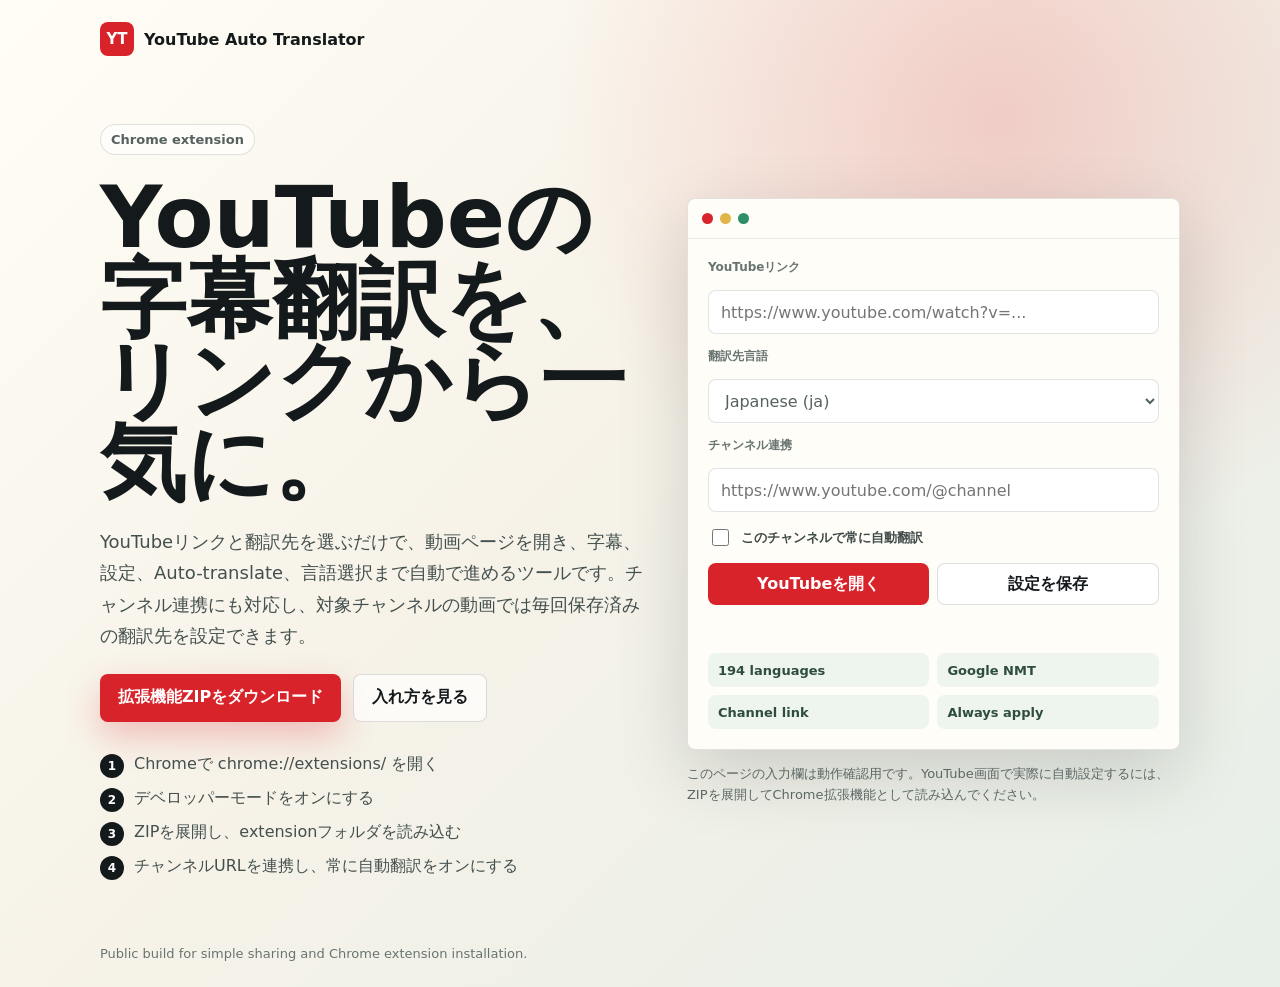
<file: index.html>
<!doctype html>
<html lang="ja">
  <head>
    <meta charset="utf-8">
    <meta name="viewport" content="width=device-width, initial-scale=1">
    <title>YouTube Auto Translator</title>
    <meta
      name="description"
      content="YouTubeリンクを入力して、字幕の自動翻訳設定まで進めるChrome拡張機能。"
    >
    <style>
      :root {
        color-scheme: light;
        font-family: Inter, ui-sans-serif, system-ui, -apple-system, BlinkMacSystemFont, "Segoe UI", sans-serif;
        background: #f6f2e8;
        color: #14191b;
      }

      * {
        box-sizing: border-box;
      }

      body {
        margin: 0;
        background:
          radial-gradient(circle at 78% 12%, rgba(216, 35, 42, 0.18), transparent 28rem),
          linear-gradient(135deg, #fffdf6 0%, #f6f2e8 46%, #e7efe9 100%);
      }

      a {
        color: inherit;
      }

      .page {
        min-height: 100vh;
        display: grid;
        grid-template-rows: auto 1fr auto;
      }

      header,
      main,
      footer {
        width: min(1080px, calc(100% - 36px));
        margin: 0 auto;
      }

      header {
        display: flex;
        align-items: center;
        justify-content: flex-start;
        padding: 22px 0;
      }

      .brand {
        display: inline-flex;
        align-items: center;
        gap: 10px;
        font-weight: 900;
      }

      .mark {
        width: 34px;
        height: 34px;
        display: grid;
        place-items: center;
        border-radius: 8px;
        background: #d8232a;
        color: #fff;
        font-size: 15px;
      }

      main {
        display: grid;
        grid-template-columns: minmax(0, 1.05fr) minmax(320px, 0.95fr);
        gap: 42px;
        align-items: center;
        padding: 46px 0 66px;
      }

      .hero {
        display: grid;
        gap: 22px;
      }

      .eyebrow {
        width: fit-content;
        margin: 0;
        padding: 7px 10px;
        border: 1px solid rgba(20, 25, 27, 0.12);
        border-radius: 999px;
        background: rgba(255, 255, 255, 0.62);
        color: #56625f;
        font-size: 13px;
        font-weight: 850;
      }

      h1 {
        max-width: 760px;
        margin: 0;
        font-size: clamp(42px, 7.2vw, 86px);
        line-height: 0.95;
        letter-spacing: 0;
      }

      .lead {
        max-width: 640px;
        margin: 0;
        color: #44504e;
        font-size: 18px;
        line-height: 1.75;
      }

      .actions {
        display: flex;
        flex-wrap: wrap;
        gap: 12px;
      }

      .button {
        min-height: 48px;
        display: inline-flex;
        align-items: center;
        justify-content: center;
        border-radius: 8px;
        padding: 0 18px;
        font-weight: 900;
        text-decoration: none;
      }

      .primary {
        background: #d8232a;
        color: #fff;
        box-shadow: 0 14px 34px rgba(216, 35, 42, 0.26);
      }

      .secondary {
        border: 1px solid rgba(20, 25, 27, 0.14);
        background: rgba(255, 255, 255, 0.7);
        color: #14191b;
      }

      .steps {
        margin: 10px 0 0;
        padding: 0;
        list-style: none;
        display: grid;
        gap: 10px;
        color: #44504e;
      }

      .steps li {
        display: flex;
        gap: 10px;
        align-items: flex-start;
      }

      .steps span {
        flex: 0 0 auto;
        width: 24px;
        height: 24px;
        display: grid;
        place-items: center;
        border-radius: 50%;
        background: #14191b;
        color: #fff;
        font-size: 12px;
        font-weight: 900;
      }

      .product {
        display: grid;
        gap: 14px;
      }

      .browser {
        overflow: hidden;
        border: 1px solid rgba(20, 25, 27, 0.12);
        border-radius: 8px;
        background: #fffdf8;
        box-shadow: 0 24px 70px rgba(20, 25, 27, 0.16);
      }

      .browser-bar {
        display: flex;
        gap: 7px;
        padding: 14px;
        border-bottom: 1px solid rgba(20, 25, 27, 0.08);
      }

      .dot {
        width: 11px;
        height: 11px;
        border-radius: 50%;
        background: #d8232a;
      }

      .dot:nth-child(2) {
        background: #e0b64a;
      }

      .dot:nth-child(3) {
        background: #2f8f67;
      }

      .panel {
        display: grid;
        gap: 14px;
        padding: 20px;
      }

      .tool-label {
        color: #687471;
        font-size: 12px;
        font-weight: 900;
      }

      .tool-input,
      .tool-select {
        width: 100%;
        min-height: 44px;
        border: 1px solid rgba(20, 25, 27, 0.12);
        border-radius: 8px;
        padding: 0 12px;
        background: #fff;
        color: #56625f;
        font: inherit;
      }

      .tool-select {
        appearance: auto;
      }

      .tool-toggle {
        display: flex;
        align-items: center;
        gap: 9px;
        color: #3f4a48;
        font-size: 13px;
        font-weight: 800;
      }

      .tool-toggle input {
        width: 17px;
        height: 17px;
        accent-color: #d8232a;
      }

      .tool-actions {
        display: grid;
        grid-template-columns: 1fr 1fr;
        gap: 8px;
      }

      .tool-button {
        min-height: 42px;
        border: 0;
        border-radius: 8px;
        background: #d8232a;
        color: #fff;
        cursor: pointer;
        font: inherit;
        font-weight: 900;
      }

      .tool-button.secondary-action {
        border: 1px solid rgba(20, 25, 27, 0.14);
        background: #fff;
        color: #14191b;
      }

      .tool-status {
        min-height: 20px;
        margin: 0;
        color: #5c6765;
        font-size: 13px;
        line-height: 1.5;
      }

      .language-grid {
        display: grid;
        grid-template-columns: repeat(2, minmax(0, 1fr));
        gap: 8px;
      }

      .chip {
        min-height: 34px;
        display: flex;
        align-items: center;
        border-radius: 8px;
        padding: 0 10px;
        background: #eef5ef;
        color: #2f4d3d;
        font-size: 13px;
        font-weight: 800;
      }

      .wide {
        grid-column: 1 / -1;
        background: #d8232a;
        color: #fff;
        justify-content: center;
      }

      .note {
        margin: 0;
        color: #5c6765;
        font-size: 13px;
        line-height: 1.6;
      }

      footer {
        padding: 0 0 26px;
        color: #687471;
        font-size: 13px;
      }

      @media (max-width: 820px) {
        main {
          grid-template-columns: 1fr;
          padding-top: 24px;
        }

        header {
          align-items: flex-start;
          gap: 14px;
          flex-direction: column;
        }
      }
    </style>
  </head>
  <body>
    <div class="page">
      <header>
        <div class="brand"><span class="mark">YT</span> YouTube Auto Translator</div>
      </header>

      <main>
        <section class="hero">
          <p class="eyebrow">Chrome extension</p>
          <h1>YouTubeの字幕翻訳を、リンクから一気に。</h1>
          <p class="lead">
            YouTubeリンクと翻訳先を選ぶだけで、動画ページを開き、字幕、設定、Auto-translate、言語選択まで自動で進めるツールです。チャンネル連携にも対応し、対象チャンネルの動画では毎回保存済みの翻訳先を設定できます。
          </p>
          <div class="actions">
            <a class="button primary" href="./youtube-auto-translate-extension.zip">拡張機能ZIPをダウンロード</a>
            <a class="button secondary" href="#install">入れ方を見る</a>
          </div>
          <ol id="install" class="steps">
            <li><span>1</span>Chromeで chrome://extensions/ を開く</li>
            <li><span>2</span>デベロッパーモードをオンにする</li>
            <li><span>3</span>ZIPを展開し、extensionフォルダを読み込む</li>
            <li><span>4</span>チャンネルURLを連携し、常に自動翻訳をオンにする</li>
          </ol>
        </section>

        <aside class="product" aria-label="拡張機能の画面イメージ">
          <div class="browser">
            <div class="browser-bar">
              <span class="dot"></span>
              <span class="dot"></span>
              <span class="dot"></span>
            </div>
            <form class="panel" id="webTool">
              <label class="tool-label" for="webVideoUrl">YouTubeリンク</label>
              <input
                id="webVideoUrl"
                class="tool-input"
                type="url"
                placeholder="https://www.youtube.com/watch?v=..."
                autocomplete="off"
              >
              <label class="tool-label" for="webLanguage">翻訳先言語</label>
              <select id="webLanguage" class="tool-select"></select>
              <label class="tool-label" for="webChannelUrl">チャンネル連携</label>
              <input
                id="webChannelUrl"
                class="tool-input"
                type="url"
                placeholder="https://www.youtube.com/@channel"
                autocomplete="off"
              >
              <label class="tool-toggle">
                <input id="webAlwaysApply" type="checkbox">
                <span>このチャンネルで常に自動翻訳</span>
              </label>
              <div class="tool-actions">
                <button class="tool-button" type="submit">YouTubeを開く</button>
                <button class="tool-button secondary-action" id="webSaveChannel" type="button">設定を保存</button>
              </div>
              <p class="tool-status" id="webStatus" role="status"></p>
              <div class="language-grid">
                <div class="chip">194 languages</div>
                <div class="chip">Google NMT</div>
                <div class="chip">Channel link</div>
                <div class="chip">Always apply</div>
              </div>
            </form>
          </div>
          <p class="note">このページの入力欄は動作確認用です。YouTube画面で実際に自動設定するには、ZIPを展開してChrome拡張機能として読み込んでください。</p>
        </aside>
      </main>

      <footer>Public build for simple sharing and Chrome extension installation.</footer>
    </div>
    <script src="./extension/languages.js"></script>
    <script>
      const webLanguage = document.querySelector("#webLanguage");
      const webTool = document.querySelector("#webTool");
      const webVideoUrl = document.querySelector("#webVideoUrl");
      const webChannelUrl = document.querySelector("#webChannelUrl");
      const webAlwaysApply = document.querySelector("#webAlwaysApply");
      const webSaveChannel = document.querySelector("#webSaveChannel");
      const webStatus = document.querySelector("#webStatus");

      window.YTAutoTranslateLanguages.forEach((language) => {
        const option = document.createElement("option");
        option.value = language.code;
        option.textContent = `${language.name} (${language.code})`;
        if (language.code === "ja") option.selected = true;
        webLanguage.appendChild(option);
      });

      function parsePublicUrl(rawUrl, label) {
        const value = rawUrl.trim();
        if (!value) throw new Error(`${label}を入力してください。`);

        try {
          return new URL(value);
        } catch {
          try {
            return new URL(`https://${value}`);
          } catch {
            throw new Error(`${label}を正しく入力してください。`);
          }
        }
      }

      function openableYouTubeUrl(rawUrl) {
        const url = parsePublicUrl(rawUrl, "YouTubeリンク");
        const host = url.hostname.replace(/^www\./, "");
        if (host === "youtu.be") {
          const videoId = url.pathname.split("/").filter(Boolean)[0];
          if (!videoId) throw new Error("動画IDが見つかりません。");
          return `https://www.youtube.com/watch?v=${videoId}&hl=en&cc_load_policy=1`;
        }
        if (host !== "youtube.com" && host !== "m.youtube.com") {
          throw new Error("YouTubeリンクを入力してください。");
        }
        url.hostname = "www.youtube.com";
        url.searchParams.set("hl", "en");
        url.searchParams.set("cc_load_policy", "1");
        return url.toString();
      }

      function normalizePublicChannelUrl(rawUrl) {
        const url = parsePublicUrl(rawUrl, "チャンネルURL");
        const host = url.hostname.replace(/^www\./, "");
        if (host !== "youtube.com" && host !== "m.youtube.com") {
          throw new Error("YouTubeチャンネルURLを入力してください。");
        }

        const parts = url.pathname.split("/").filter(Boolean);
        const first = parts[0] || "";
        const valid =
          first.startsWith("@") ||
          (["channel", "user", "c"].includes(first) && parts[1]);

        if (!valid) {
          throw new Error("@name、/channel/、/user/、/c/ のチャンネルURLを入力してください。");
        }

        url.hostname = "www.youtube.com";
        url.search = "";
        url.hash = "";
        return url.toString().replace(/\/$/, "");
      }

      webTool.addEventListener("submit", (event) => {
        event.preventDefault();
        try {
          const url = openableYouTubeUrl(webVideoUrl.value);
          webStatus.textContent = "YouTubeを開きます。自動設定は拡張機能インストール後に動作します。";
          window.open(url, "_blank", "noopener");
        } catch (error) {
          webStatus.textContent = error.message;
        }
      });

      webSaveChannel.addEventListener("click", () => {
        let channel;
        try {
          channel = normalizePublicChannelUrl(webChannelUrl.value);
        } catch (error) {
          webStatus.textContent = error.message;
          return;
        }
        webChannelUrl.value = channel;
        localStorage.setItem("ytat-channel-url", channel);
        localStorage.setItem("ytat-language", webLanguage.value);
        localStorage.setItem("ytat-always-apply", String(webAlwaysApply.checked));
        webStatus.textContent = "このページ上の設定を保存しました。実際の自動設定は拡張機能で使えます。";
      });

      webChannelUrl.value = localStorage.getItem("ytat-channel-url") || "";
      webLanguage.value = localStorage.getItem("ytat-language") || "ja";
      webAlwaysApply.checked = localStorage.getItem("ytat-always-apply") === "true";
    </script>
  </body>
</html>
</file>
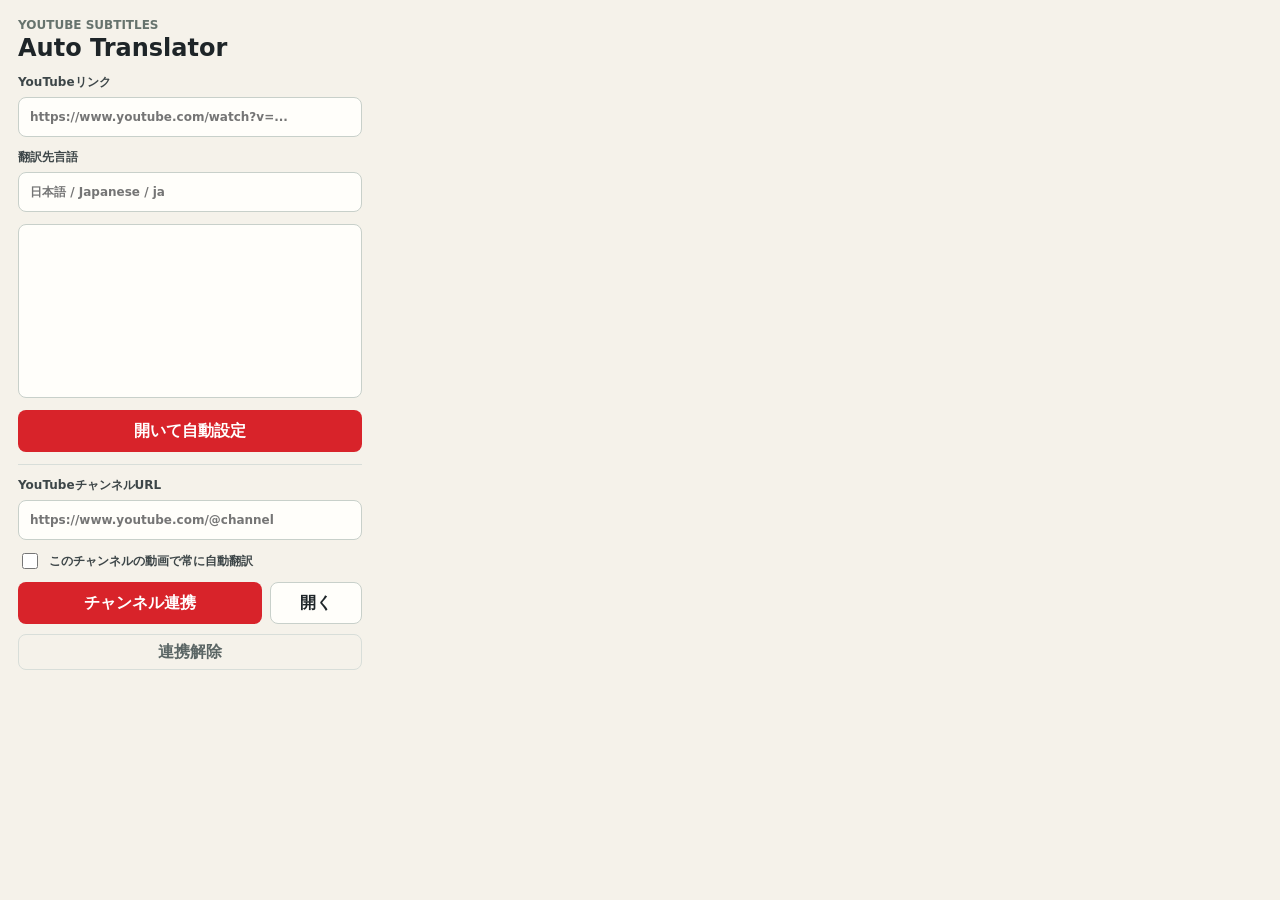
<file: extension/popup.html>
<!doctype html>
<html lang="ja">
  <head>
    <meta charset="utf-8">
    <meta name="viewport" content="width=device-width, initial-scale=1">
    <title>YouTube Auto Translator</title>
    <link rel="stylesheet" href="popup.css">
  </head>
  <body>
    <main class="shell">
      <header>
        <p class="eyebrow">YouTube subtitles</p>
        <h1>Auto Translator</h1>
      </header>

      <label class="field">
        <span>YouTubeリンク</span>
        <input id="youtubeUrl" type="url" placeholder="https://www.youtube.com/watch?v=..." autocomplete="off">
      </label>

      <label class="field">
        <span>翻訳先言語</span>
        <input id="languageSearch" type="search" placeholder="日本語 / Japanese / ja" autocomplete="off">
      </label>

      <select id="languageSelect" size="8" aria-label="翻訳先言語"></select>

      <button id="openButton" type="button">開いて自動設定</button>

      <section class="channel-panel" aria-label="チャンネル連携">
        <label class="field">
          <span>YouTubeチャンネルURL</span>
          <input id="channelUrl" type="url" placeholder="https://www.youtube.com/@channel" autocomplete="off">
        </label>
        <label class="toggle">
          <input id="channelAutoApply" type="checkbox">
          <span>このチャンネルの動画で常に自動翻訳</span>
        </label>
        <div class="button-row">
          <button id="linkChannelButton" type="button">チャンネル連携</button>
          <button id="openChannelButton" class="secondary-button" type="button">開く</button>
        </div>
        <button id="clearChannelButton" class="ghost-button" type="button">連携解除</button>
      </section>

      <p id="status" role="status"></p>
    </main>

    <script src="languages.js"></script>
    <script src="popup.js"></script>
  </body>
</html>
</file>
<file: extension/popup.css>
:root {
  color-scheme: light;
  font-family: Inter, ui-sans-serif, system-ui, -apple-system, BlinkMacSystemFont, "Segoe UI", sans-serif;
  background: #f5f2ea;
  color: #1e2528;
}

* {
  box-sizing: border-box;
}

body {
  width: 380px;
  margin: 0;
  background: #f5f2ea;
}

.shell {
  display: grid;
  gap: 12px;
  padding: 18px;
}

header {
  display: grid;
  gap: 2px;
}

.eyebrow {
  margin: 0;
  color: #66736d;
  font-size: 12px;
  font-weight: 700;
  letter-spacing: 0;
  text-transform: uppercase;
}

h1 {
  margin: 0;
  font-size: 24px;
  letter-spacing: 0;
}

.field {
  display: grid;
  gap: 6px;
  font-size: 12px;
  font-weight: 700;
  color: #3d4648;
}

input,
select,
button {
  width: 100%;
  border: 1px solid #c8d0ca;
  border-radius: 8px;
  font: inherit;
}

input[type="url"],
input[type="search"] {
  height: 40px;
  padding: 0 11px;
  background: #fffefa;
  color: #1e2528;
}

select {
  min-height: 170px;
  padding: 6px;
  background: #fffefa;
  color: #1e2528;
}

option {
  padding: 7px 8px;
}

button {
  height: 42px;
  border: 0;
  background: #d8232a;
  color: #fff;
  font-weight: 800;
  cursor: pointer;
}

button:disabled {
  cursor: not-allowed;
  opacity: 0.55;
}

.channel-panel {
  display: grid;
  gap: 10px;
  border-top: 1px solid #d8ded9;
  padding-top: 12px;
}

.toggle {
  display: flex;
  align-items: center;
  gap: 8px;
  color: #3d4648;
  font-size: 12px;
  font-weight: 750;
}

.toggle input {
  width: 16px;
  height: 16px;
  accent-color: #d8232a;
}

.button-row {
  display: grid;
  grid-template-columns: 1fr 92px;
  gap: 8px;
}

.secondary-button {
  border: 1px solid #c8d0ca;
  background: #fffefa;
  color: #1e2528;
}

.ghost-button {
  height: 36px;
  border: 1px solid #d8ded9;
  background: transparent;
  color: #5b6665;
}

#status {
  min-height: 18px;
  margin: 0;
  color: #66736d;
  font-size: 12px;
  line-height: 1.5;
}
</file>
